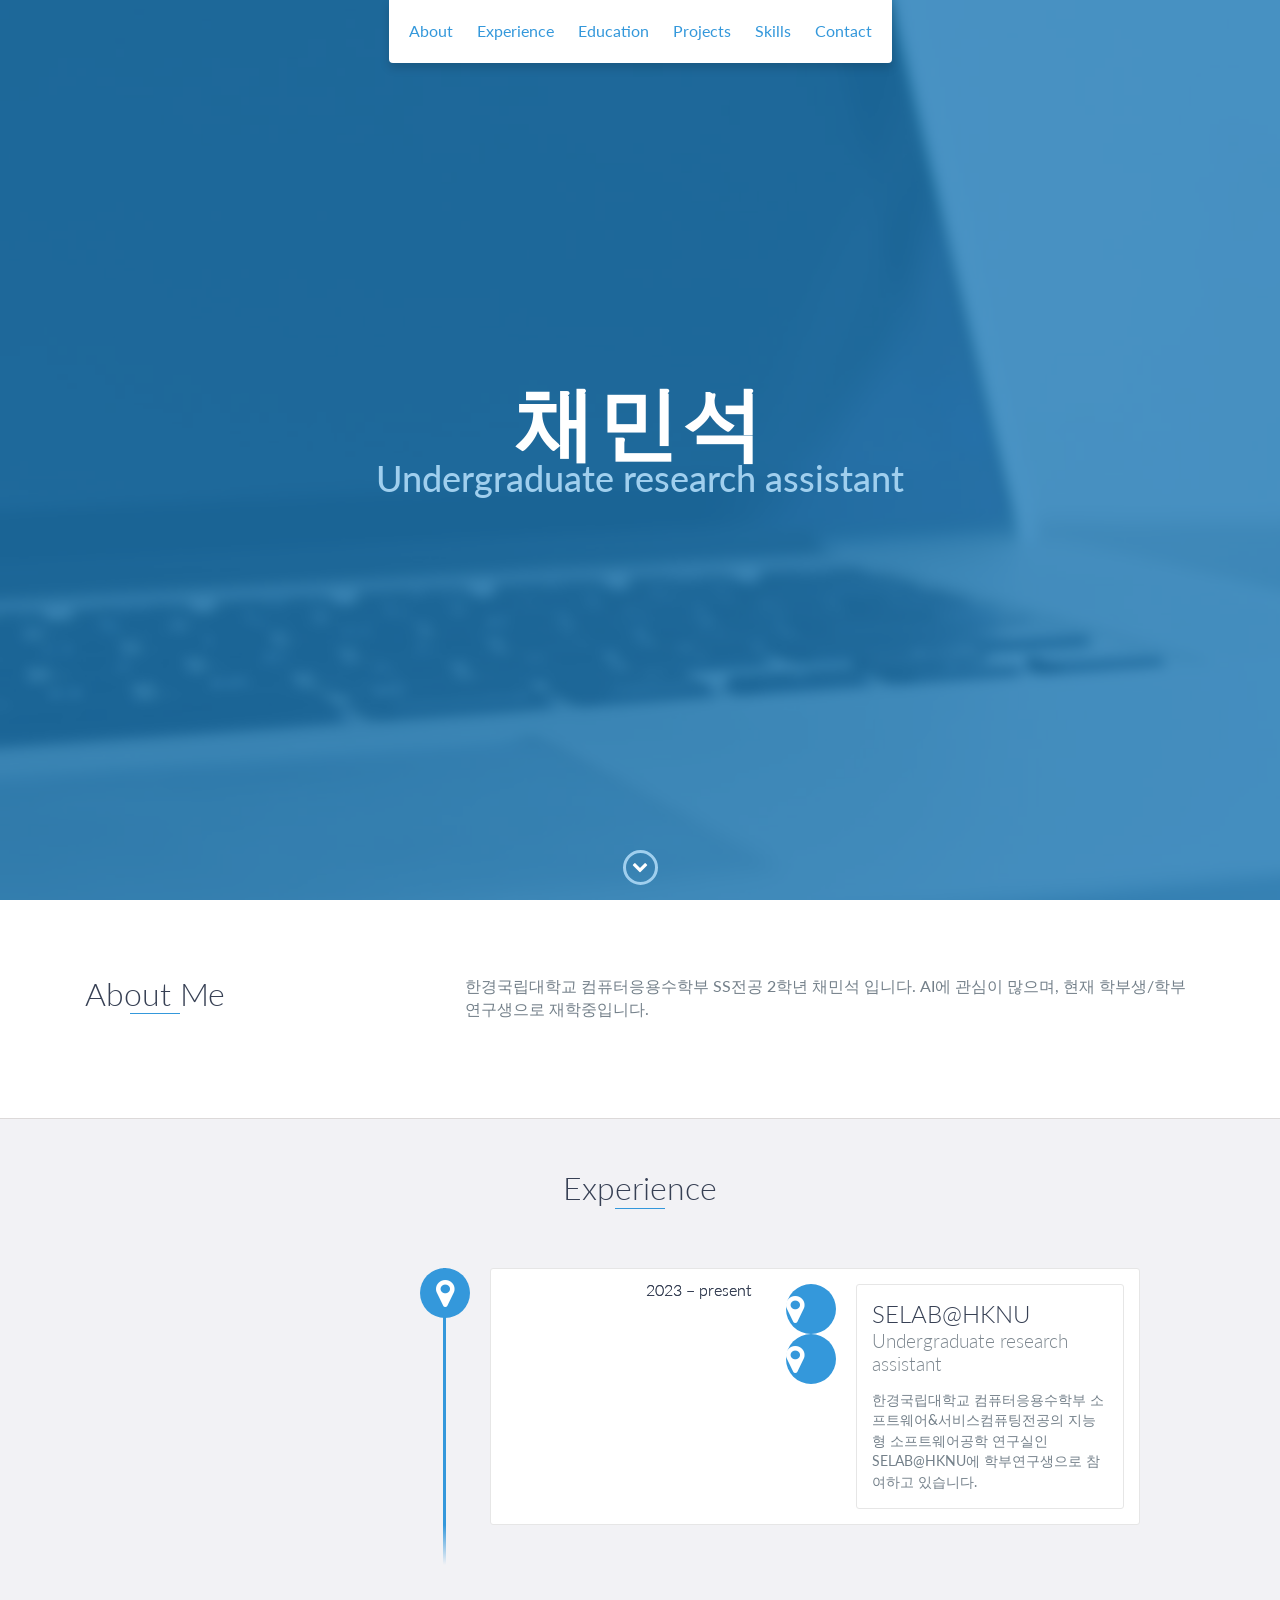
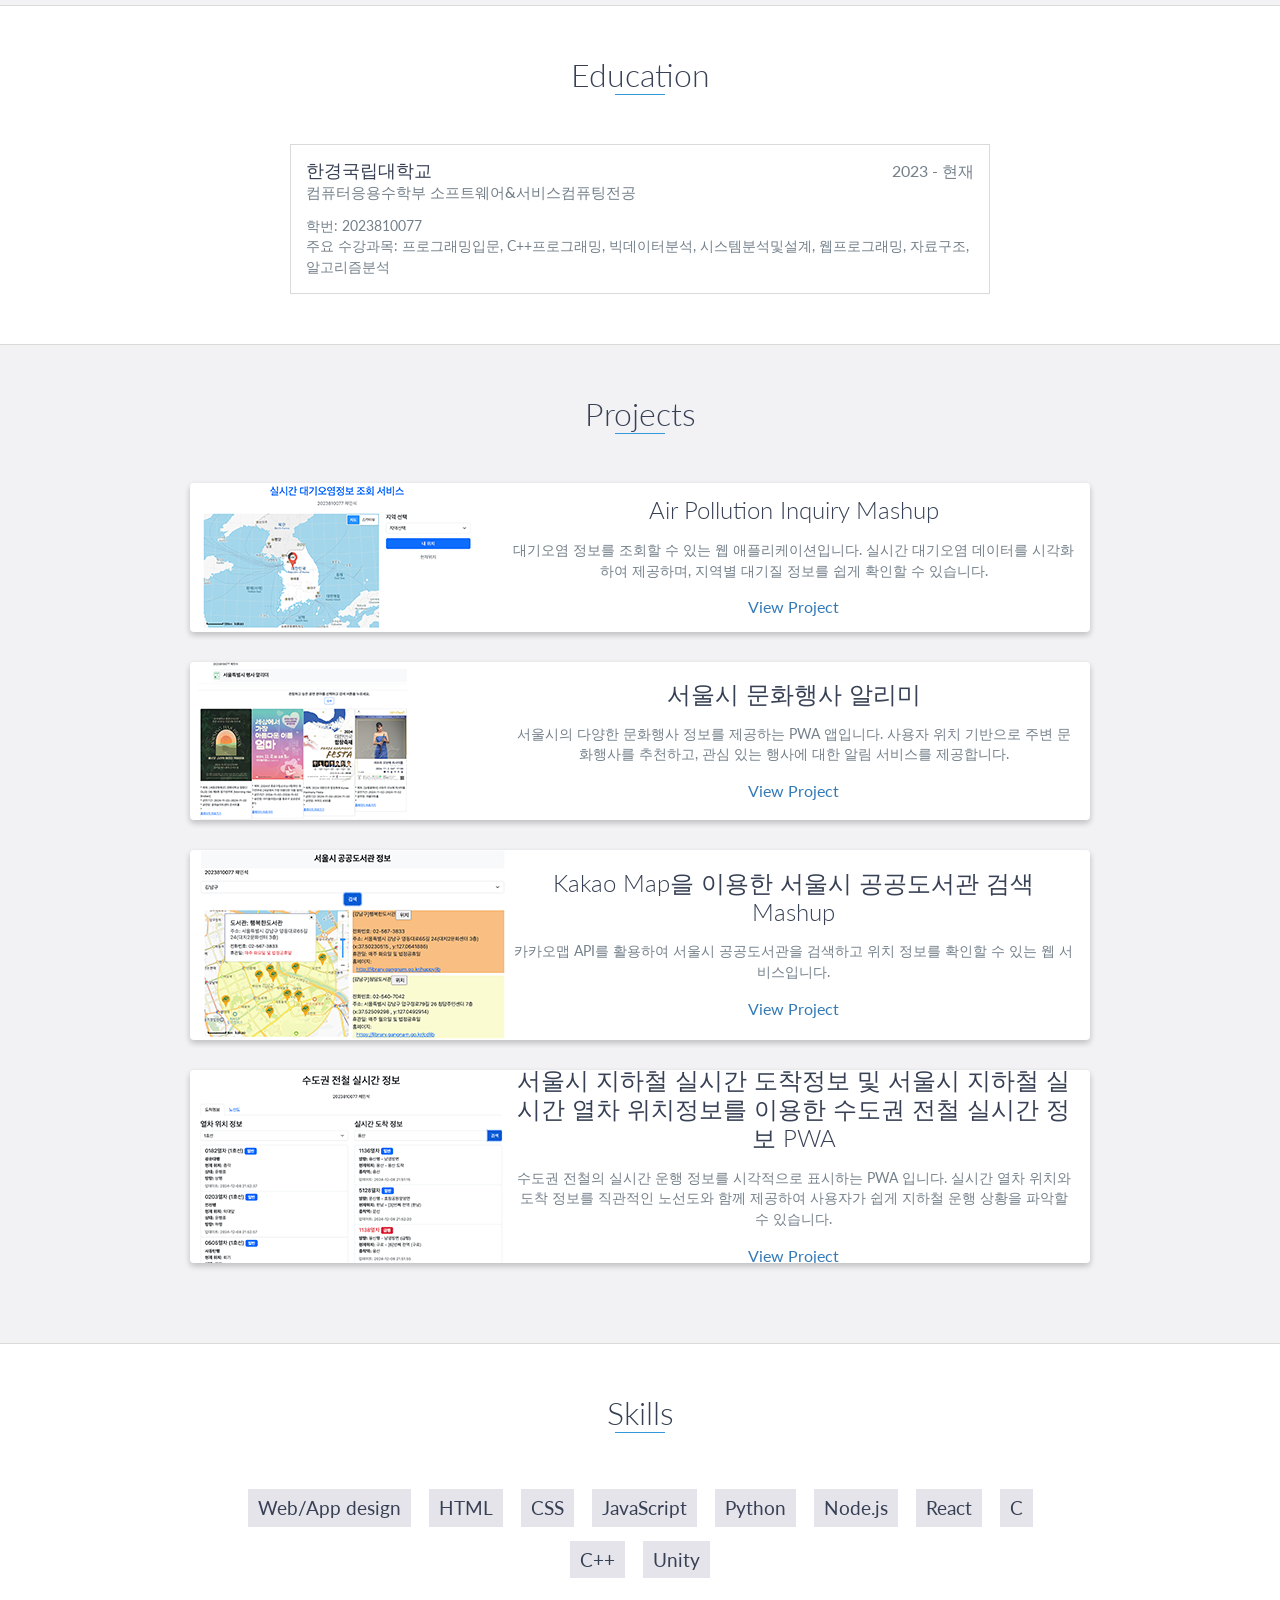
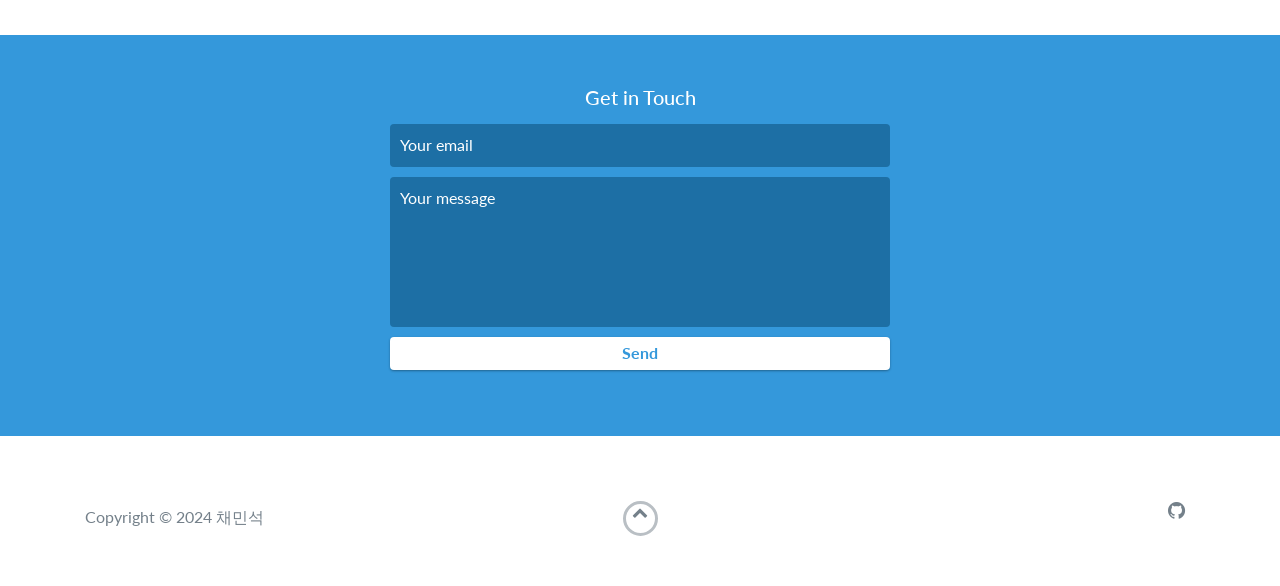
<file: index.html>
<html class="" lang="en"><head>
    <meta charset="utf-8">
    <meta http-equiv="X-UA-Compatible" content="IE=edge">
    <meta name="viewport" content="width=device-width, initial-scale=1">
    <title>My Portfolio</title>
	<link rel="shortcut icon" href="favicon.ico" type="image/x-icon">
	<link rel="icon" href="favicon.ico" type="image/x-icon">
    
    <link href="https://cdn.jsdelivr.net/npm/bootstrap@5.3.0/dist/css/bootstrap.min.css" rel="stylesheet">    
    
    <link href="https://fonts.googleapis.com/css?family=Lato:300,400,700,900" rel="stylesheet">
    <link rel="stylesheet" href="libs/font-awesome/css/font-awesome.min.css">
    <link href="css/bootstrap.min.css" rel="stylesheet">
    <link href="css/styles.css" rel="stylesheet">
</head>

<body>
    <div id="mobile-menu-open" class="shadow-large">
        <i class="fa fa-bars" aria-hidden="true"></i>
    </div>
    <!-- End #mobile-menu-toggle -->
    <header>
        <div id="mobile-menu-close">
            <span>Close</span> <i class="fa fa-times" aria-hidden="true"></i>
        </div>
        <ul id="menu" class="shadow">
            <li>
                <a href="#about">About</a>
            </li>
            <li>
                <a href="#experience">Experience</a>
            </li>
            <li>
                <a href="#education">Education</a>
            </li>
            <li>
                <a href="#projects">Projects</a>
            </li>
            <li>
                <a href="#skills">Skills</a>
            </li>
            <li>
                <a href="#contact">Contact</a>
            </li>
        </ul>
    </header>
    <!-- End header -->

    <div id="lead">
        <div id="lead-content">
            <h1>채민석</h1>
            <h2>Undergraduate research assistant</h2>
        </div>
        <!-- End #lead-content -->

        <div id="lead-overlay"></div>

        <div id="lead-down">
            <span>
                <i class="fa fa-chevron-down" aria-hidden="true"></i>
            </span>
        </div>
        <!-- End #lead-down -->
    </div>
    <!-- End #lead -->

    <div id="about">
        <div class="container">
            <div class="row">
                <div class="col-md-4">
                    <h2 class="heading">About Me</h2>
                </div>
                <div class="col-md-8">
                    <p>
                        한경국립대학교 컴퓨터응용수학부 SS전공 2학년 채민석 입니다. AI에 관심이 많으며, 
                        현재 학부생/학부연구생으로 재학중입니다.
                    </p>
                </div>
            </div>
        </div>
    </div>
    <!-- End #about -->

    <div id="experience" class="background-alt">
        <h2 class="heading">Experience</h2>
        <div id="experience-timeline">
            <div class="vtimeline-point"><div class="vtimeline-icon"><i class="fa fa-map-marker"></i></div><div class="vtimeline-block"><span class="vtimeline-date">2023 – present</span><div data-date="2023 – present" class="vtimeline-content">
                <h3>SELAB@HKNU</h3>
                <h4>Undergraduate research assistant</h4>
                <p>
                    한경국립대학교 컴퓨터응용수학부 소프트웨어&서비스컴퓨팅전공의 지능형 소프트웨어공학 연구실인 SELAB@HKNU에 학부연구생으로 참여하고 있습니다.
                </p>
            </div></div></div>

        </div>
    </div>
    <!-- End #experience -->

    <div id="education">
        <h2 class="heading">Education</h2>
        <div class="education-block">
            <h3>한경국립대학교</h3>
            <span class="education-date">2023 - 현재</span>
            <h4>컴퓨터응용수학부 소프트웨어&서비스컴퓨팅전공</h4>
            <p>
                학번: 2023810077<br>
                주요 수강과목: 프로그래밍입문, C++프로그래밍, 빅데이터분석, 시스템분석및설계, 웹프로그래밍, 자료구조, 알고리즘분석
            </p>
        </div>
        <!-- End .education-block -->

    </div>
    <!-- End #education -->

    <div id="projects" class="background-alt">
        <h2 class="heading">Projects</h2>
        <div class="container">
            <div class="row">
                <div class="project shadow-large">
                    <div class="project-image">
                        <img src="./images/air_pollution.png">
                    </div>
                    <!-- End .project-image -->
                    <div class="project-info">
                        <h3>Air Pollution Inquiry Mashup</h3>
                        <p>
                            대기오염 정보를 조회할 수 있는 웹 애플리케이션입니다.
                            실시간 대기오염 데이터를 시각화하여 제공하며, 
                            지역별 대기질 정보를 쉽게 확인할 수 있습니다.
                        </p>
                        <a href="https://minseok-air-pollution5.netlify.app/">View Project</a>
                    </div>
                    <!-- End .project-info -->
                </div>
                <!-- End .project -->

                <div class="project shadow-large">
                    <div class="project-image">
                        <img src="./images/event_notifier.png">
                    </div>
                    <!-- End .project-image -->
                    <div class="project-info">
                        <h3>서울시 문화행사 알리미</h3>
                        <p>
                            서울시의 다양한 문화행사 정보를 제공하는 PWA 앱입니다.
                            사용자 위치 기반으로 주변 문화행사를 추천하고,
                            관심 있는 행사에 대한 알림 서비스를 제공합니다.
                        </p>
                        <a href="https://minseok-seoul-event-noti-pwa.netlify.app/">View Project</a>
                    </div>
                    
                    <!-- End .project-info -->
                </div>
                <!-- End .project -->

                <div class="project shadow-large">
                    <div class="project-image">
                        <img src="./images/library_search.png">
                    </div>
                    <!-- End .project-image -->
                    <div class="project-info">
                        <h3>Kakao Map을 이용한 서울시 공공도서관 검색 Mashup</h3>
                        <p>
                            카카오맵 API를 활용하여 서울시 공공도서관을 검색하고
                            위치 정보를 확인할 수 있는 웹 서비스입니다.
                        </p>
                        <a href="https://minseok-seoul-library-search-mashup.netlify.app/">View Project</a>
                    </div>
                    
                    <!-- End .project-info -->
                </div>
                <!-- End .project -->

                <div class="project shadow-large">
                    <div class="project-image">
                        <img src="./images/subway_info.png">
                    </div>
                    <!-- End .project-image -->
                    <div class="project-info">
                        <h3>서울시 지하철 실시간 도착정보 및 서울시 지하철 실시간 열차 위치정보를 이용한 수도권 전철 실시간 정보 PWA</h3>
                        <p>
                            수도권 전철의 실시간 운행 정보를 시각적으로 표시하는 PWA 입니다. 
                            실시간 열차 위치와 도착 정보를 직관적인 노선도와 함께 제공하여 사용자가 쉽게 지하철 운행 상황을 파악할 수 있습니다.
                        </p>
                        <a href="https://minseok-subway-info.netlify.app/">View Project</a>
                    </div>
                    
                    <!-- End .project-info -->
                </div>
                <!-- End .project -->
            </div>
        </div>
    </div>
    <!-- End #projects -->

    <div id="skills">
        <h2 class="heading">Skills</h2>
        <ul>
            <li>Web/App design</li>
            <li>HTML</li>
            <li>CSS</li>
            <li>JavaScript</li>
            <li>Python</li>
            <li>Node.js</li>
            <li>React</li>
            <li>C</li>
            <li>C++</li>
            <li>Unity</li>
        </ul>
    </div>
    <!-- End #skills -->

    <div id="contact">
        <h2>Get in Touch</h2>
        <div id="contact-form">
            <form method="POST" action="https://formspree.io/mintori@kakao.com">
                <input type="hidden" name="_subject" value="Contact request from personal website">
                <input type="email" name="_replyto" placeholder="Your email" required="">
                <textarea name="message" placeholder="Your message" required=""></textarea>
                <button type="submit">Send</button>
            </form>
        </div>
        <!-- End #contact-form -->
    </div>
    <!-- End #contact -->

    <footer>
        <div class="container">
            <div class="row">
                <div class="col-sm-5 copyright">
                    <p>
                        Copyright © <span id="current-year">2024</span> 채민석
                    </p>
                </div>
                <div class="col-sm-2 top">
                    <span id="to-top">
                        <i class="fa fa-chevron-up" aria-hidden="true"></i>
                    </span>
                </div>
                <div class="col-sm-5 social">
                    <ul>
                        <li>
                            <a href="https://github.com/Mintori04" target="_blank"><i class="fa fa-github" aria-hidden="true"></i></a>
                        </li>
                    </ul>
                </div>
            </div>
        </div>
    </footer>
    <!-- End footer -->

    <script src="https://ajax.googleapis.com/ajax/libs/jquery/1.12.4/jquery.min.js"></script>
    <script src="js/scripts.min.js"></script>



</body></html>
</file>
<file: css/styles.css>
/*!
    Title: Dev Portfolio Template
    Version: 1.2.2
    Last Change: 03/25/2020
    Author: Ryan Fitzgerald
    Repo: https://github.com/RyanFitzgerald/devportfolio-template
    Issues: https://github.com/RyanFitzgerald/devportfolio-template/issues

    Description: This file contains all the styles associated with the page
    that don't come from third party libraries. This file gets compiled using
    Gulp and send to the /css folder which is then loaded on the page.
*/
body {
    font-family: 'Lato', sans-serif;
    font-size: 16px
}

body.active {
    overflow: hidden;
    z-index: -1
}

.no-js #experience-timeline>div {
    background: #fff;
    padding: 10px;
    margin-bottom: 10px;
    border: 1px solid #dcd9d9
}

.no-js #experience-timeline>div h3 {
    font-size: 1.5em;
    font-weight: 300;
    color: #374054;
    display: inline-block;
    margin: 0
}

.no-js #experience-timeline>div h4 {
    font-size: 1.2em;
    font-weight: 300;
    color: #7e8890;
    margin: 0 0 15px 0
}

.no-js #experience-timeline>div p {
    color: #74808a;
    font-size: 0.9em;
    margin: 0
}

.no-js #experience-timeline:before,.no-js #experience-timeline:after {
    content: none
}

@keyframes dropHeader {
    0% {
        transform: translateY(-100%)
    }

    100% {
        transform: translateY(0)
    }
}

header {
    position: absolute;
    top: 0;
    left: 0;
    right: 0;
    text-align: center;
    z-index: 10;
    animation-name: dropHeader;
    animation-iteration-count: 1;
    animation-timing-function: ease;
    animation-duration: 0.75s
}

header ul {
    display: inline-block;
    background: #fff;
    text-align: center;
    padding: 10px;
    margin: 0;
    border-bottom-right-radius: 4px;
    border-bottom-left-radius: 4px
}

header li {
    display: inline-block
}

header a {
    display: block;
    color: #3498db;
    padding: 10px
}

header a:hover {
    color: #217dbb;
    text-decoration: none;
    background: #eee;
    border-radius: 4px
}

header a:focus {
    color: #3498db;
    text-decoration: none
}

header.active {
    display: block
}

header.sticky {
    position: fixed;
    z-index: 999
}

#menu.active {
    display: block
}

#mobile-menu-open {
    display: none;
    cursor: pointer;
    position: fixed;
    right: 15px;
    top: 10px;
    color: #3498db;
    font-size: 1.5em;
    z-index: 20;
    padding: 0 7px;
    border-radius: 4px;
    background: #fff
}

#mobile-menu-close {
    display: none;
    text-align: right;
    width: 100%;
    background: #fff;
    font-size: 1.5em;
    padding-right: 15px;
    padding-top: 10px;
    cursor: pointer;
    color: #3498db
}

#mobile-menu-close span {
    font-size: 0.5em;
    text-transform: uppercase
}

#mobile-menu-close i {
    vertical-align: middle
}

footer {
    padding: 50px 0
}

.copyright {
    padding-top: 20px
}

.copyright p {
    margin: 0;
    color: #74808a
}

.top {
    text-align: center
}

.top span {
    cursor: pointer;
    display: block;
    margin: 15px auto 0 auto;
    width: 35px;
    height: 35px;
    border-radius: 50%;
    border: 3px solid #b9bfc4;
    text-align: center
}

.top i {
    color: #74808a
}

.social {
    text-align: right
}

.social ul {
    margin: 5px 0 0 0;
    padding: 0
}

.social li {
    display: inline-block;
    font-size: 1.25em;
    list-style: none
}

.social a {
    display: block;
    color: #74808a;
    padding: 10px
}

.social a:hover {
    color: #3498db
}

.btn-rounded-white {
    display: inline-block;
    color: #fff;
    padding: 15px 25px;
    border: 3px solid #fff;
    border-radius: 30px;
    transition: .5s ease all
}

.btn-rounded-white:hover {
    color: #3498db;
    background: #fff;
    text-decoration: none
}

.shadow {
    box-shadow: 0 1px 3px rgba(0,0,0,0.12),0 1px 2px rgba(0,0,0,0.24)
}

.shadow-large {
    box-shadow: 0 3px 6px rgba(0,0,0,0.08),0 3px 6px rgba(0,0,0,0.15)
}

.heading {
    position: relative;
    display: inline-block;
    font-size: 2em;
    font-weight: 300;
    margin: 0 0 30px 0
}

.heading:after {
    position: absolute;
    content: '';
    top: 100%;
    height: 1px;
    width: 50px;
    left: 0;
    right: 0;
    margin: 0 auto;
    background: #3498db
}

.background-alt {
    background: #f2f2f5
}

#lead {
    position: relative;
    height: 100vh;
    min-height: 500px;
    max-height: 1080px;
    background: url(../images/lead-bg.jpg);
    background-size: cover;
    padding: 15px;
    overflow: hidden
}

#lead-content {
    position: absolute;
    z-index: 10;
    top: 50%;
    left: 50%;
    transform: translate(-50%, -50%);
    text-align: center
}

#lead-content h1,#lead-content h2 {
    margin: 0
}

#lead-content h1 {
    color: #fff;
    font-weight: 900;
    font-size: 5em;
    text-transform: uppercase;
    letter-spacing: 0.05em;
    line-height: 0.9em
}

#lead-content h2 {
    color: #a0cfee;
    font-weight: 500;
    font-size: 2.25em;
    margin-bottom: 15px
}

#lead-overlay {
    position: absolute;
    height: 100%;
    width: 100%;
    top: 0;
    right: 0;
    bottom: 0;
    left: 0;
    background: rgba(33,125,187,0.8);
    z-index: 1
}

#lead-down {
    position: absolute;
    left: 0;
    right: 0;
    width: 100%;
    text-align: center;
    z-index: 10;
    bottom: 15px;
    color: #fff
}

#lead-down span {
    cursor: pointer;
    display: block;
    margin: 0 auto;
    width: 35px;
    height: 35px;
    border-radius: 50%;
    border: 3px solid #a0cfee;
    text-align: center
}

#lead-down i {
    animation: pulsate 1.5s ease;
    animation-iteration-count: infinite;
    padding-top: 5px
}

@keyframes pulsate {
    0% {
        transform: scale(1, 1)
    }

    50% {
        transform: scale(1.2, 1.2)
    }

    100% {
        transform: scale(1, 1)
    }
}

#about {
    padding: 75px 15px;
    border-bottom: 1px solid #dcd9d9
}

#about h2 {
    color: #374054
}

#about p {
    color: #74808a;
    margin: 0
}

#experience {
    padding: 50px 15px;
    text-align: center;
    border-bottom: 1px solid #dcd9d9
}

#experience h2 {
    color: #374054
}

#experience-timeline {
    margin: 30px auto 0 auto;
    position: relative;
    max-width: 1000px
}

#experience-timeline:before {
    position: absolute;
    content: '';
    top: 0;
    bottom: 0;
    left: 303px;
    right: auto;
    height: 100%;
    width: 3px;
    background: #3498db;
    z-index: 0
}

#experience-timeline:after {
    position: absolute;
    content: '';
    width: 3px;
    height: 40px;
    background: #3498db;
    background: linear-gradient(to bottom, #3498db, rgba(52,152,219,0));
    top: 100%;
    left: 303px
}

.vtimeline-content {
    margin-left: 350px;
    background: #fff;
    border: 1px solid #e6e6e6;
    padding: 15px;
    border-radius: 3px;
    text-align: left
}

.vtimeline-content h3 {
    font-size: 1.5em;
    font-weight: 300;
    color: #374054;
    display: inline-block;
    margin: 0
}

.vtimeline-content h4 {
    font-size: 1.2em;
    font-weight: 300;
    color: #7e8890;
    margin: 0 0 15px 0
}

.vtimeline-content p {
    color: #74808a;
    font-size: 0.9em;
    margin: 0
}

.vtimeline-point {
    position: relative;
    display: block;
    vertical-align: top;
    margin-bottom: 30px
}

.vtimeline-icon {
    position: relative;
    color: #fff;
    width: 50px;
    height: 50px;
    background: #3498db;
    border-radius: 50%;
    float: left;
    z-index: 99;
    margin-left: 280px
}

.vtimeline-icon i {
    display: block;
    font-size: 2em;
    margin-top: 10px
}

.vtimeline-date {
    width: 260px;
    text-align: right;
    position: absolute;
    left: 0;
    top: 10px;
    font-weight: 300;
    color: #374054
}

#education {
    padding: 50px 15px 20px 15px;
    border-bottom: 1px solid #dcd9d9;
    text-align: center
}

#education h2 {
    color: #374054;
    margin-bottom: 50px
}

.education-block {
    max-width: 700px;
    margin: 0 auto 30px auto;
    padding: 15px;
    border: 1px solid #dcd9d9;
    text-align: left
}

.education-block h3 {
    font-weight: 500;
    float: left;
    margin: 0;
    color: #374054
}

.education-block span {
    color: #74808a;
    float: right
}

.education-block h4 {
    color: #74808a;
    clear: both;
    font-weight: 500;
    margin: 0 0 15px 0
}

.education-block p,.education-block ul {
    margin: 0;
    color: #74808a;
    font-size: 0.9em
}

.education-block ul {
    padding: 0 0 0 15px
}

#projects {
    padding: 50px 15px;
    border-bottom: 1px solid #dcd9d9;
    text-align: center
}

#projects h2 {
    color: #374054;
    margin-bottom: 50px
}

.project {
    position: relative;
    max-width: 900px;
    margin: 0 auto 30px auto;
    overflow: hidden;
    background: #fff;
    border-radius: 4px
}

.project-image {
    float: left
}

.project-info {
    position: absolute;
    top: 50%;
    transform: translateY(-50%);
    margin-left: 300px;
    padding: 15px
}

.project-info h3 {
    font-size: 1.5em;
    font-weight: 300;
    color: #374054;
    margin: 0 0 15px 0
}

.project-info p {
    color: #74808a;
    margin: 0 0 15px 0;
    font-size: 0.9em
}

.no-image .project-info {
    position: relative;
    margin: 0;
    padding: 30px 15px;
    transform: none
}

#more-projects {
    display: none
}

#skills {
    padding: 50px 15px;
    text-align: center
}

#skills h2 {
    color: #374054;
    margin-bottom: 50px
}

#skills ul {
    display: block;
    margin: 0 auto;
    padding: 0;
    max-width: 800px
}

#skills li {
    display: inline-block;
    margin: 7px;
    padding: 5px 10px;
    color: #374054;
    background: #e4e4ea;
    list-style: none;
    cursor: default;
    font-size: 1.2em
}

#contact {
    padding: 50px 15px;
    background: #3498db;
    text-align: center
}

#contact h2 {
    margin: 0 0 15px 0;
    color: #fff;
    font-weight: 500
}

#contact-form {
    max-width: 500px;
    margin: 0 auto
}

#contact-form input,#contact-form textarea {
    display: block;
    width: 100%;
    padding: 10px;
    border-radius: 4px;
    border: none;
    margin-bottom: 10px;
    background: #1d6fa5;
    color: #fff;
    transition: .5s ease all
}

#contact-form input::-webkit-input-placeholder,#contact-form textarea::-webkit-input-placeholder {
    color: #fff
}

#contact-form input:-moz-placeholder,#contact-form textarea:-moz-placeholder {
    color: #fff;
    opacity: 1
}

#contact-form input::-moz-placeholder,#contact-form textarea::-moz-placeholder {
    color: #fff;
    opacity: 1
}

#contact-form input:-ms-input-placeholder,#contact-form textarea:-ms-input-placeholder {
    color: #fff
}

#contact-form input:focus,#contact-form textarea:focus {
    outline: none;
    background: #16527a
}

#contact-form textarea {
    height: 150px;
    resize: none
}

#contact-form button {
    display: block;
    width: 100%;
    background: #fff;
    border-radius: 4px;
    padding: 5px 10px;
    border: none;
    color: #3498db;
    font-weight: 700;
    box-shadow: 0 1px 3px rgba(0,0,0,0.12),0 1px 2px rgba(0,0,0,0.24);
    transition: .5s ease all
}

#contact-form button:hover {
    box-shadow: 0 10px 20px rgba(0,0,0,0.19),0 6px 6px rgba(0,0,0,0.23)
}

.optional-section {
    padding: 50px 15px;
    text-align: center;
    border-top: 1px solid #dcd9d9
}

.optional-section h2 {
    color: #374054
}

.optional-section-block {
    max-width: 700px;
    margin: 0 auto 30px auto;
    padding: 15px;
    border: 1px solid #dcd9d9;
    background: #fff;
    text-align: left
}

.optional-section-block h3 {
    font-weight: 500;
    margin: 0 0 15px 0;
    color: #374054
}

.optional-section-block h4 {
    color: #74808a;
    clear: both;
    font-weight: 500;
    margin: 0 0 15px 0
}

.optional-section-block p,.optional-section-block ul {
    margin: 0 0 15px 0;
    color: #74808a;
    font-size: 0.9em
}

.optional-section-block ul {
    padding: 0 0 0 15px
}

@media only screen and (max-width: 750px) {
    #experience-timeline:before,#experience-timeline:after {
        left:23px
    }

    .vtimeline-date {
        width: auto;
        text-align: left;
        position: relative;
        margin-bottom: 15px;
        display: block;
        margin-left: 70px
    }

    .vtimeline-icon {
        margin-left: 0
    }

    .vtimeline-content {
        margin-left: 70px
    }
}

@media only screen and (max-width: 992px) {
    #lead {
        height:auto;
        min-height: auto;
        max-height: auto;
        padding: 100px 15px
    }

    #lead-content {
        position: relative;
        transform: none;
        left: auto;
        top: auto
    }

    #lead-content h1 {
        font-size: 3em
    }

    #lead-content h2 {
        font-size: 1.75em
    }

    #about {
        text-align: center
    }

    #about p {
        text-align: left
    }
}

@media only screen and (max-width: 768px) {
    header {
        position:fixed;
        display: none;
        z-index: 999;
        animation: none;
        bottom: 0;
        height: 100%
    }

    #mobile-menu-open,#mobile-menu-close {
        display: block
    }

    #menu {
        height: 100%;
        overflow-y: auto;
        box-shadow: none;
        border-radius: 0;
        width: 100%
    }

    #menu li {
        display: block;
        margin-bottom: 10px
    }

    #lead-content h1 {
        font-size: 2em
    }

    #lead-content h2 {
        font-size: 1.3em
    }

    #lead-content a {
        padding: 10px 20px
    }

    #lead-down {
        display: none
    }

    .education-block h3,.education-block span {
        float: none
    }

    .project-image {
        display: none
    }

    .project-info {
        position: relative;
        margin: 0;
        padding: 30px 15px;
        top: auto;
        transform: none
    }

    footer {
        text-align: center
    }

    .social {
        text-align: center
    }
}

@media only screen and (max-width: 480px) {
    #lead-content h1 {
        font-size:1.5em
    }

    #lead-content h2 {
        font-size: 1em
    }

    #lead-content a {
        font-size: 0.9em;
        padding: 5px 10px
    }
}
</file>
